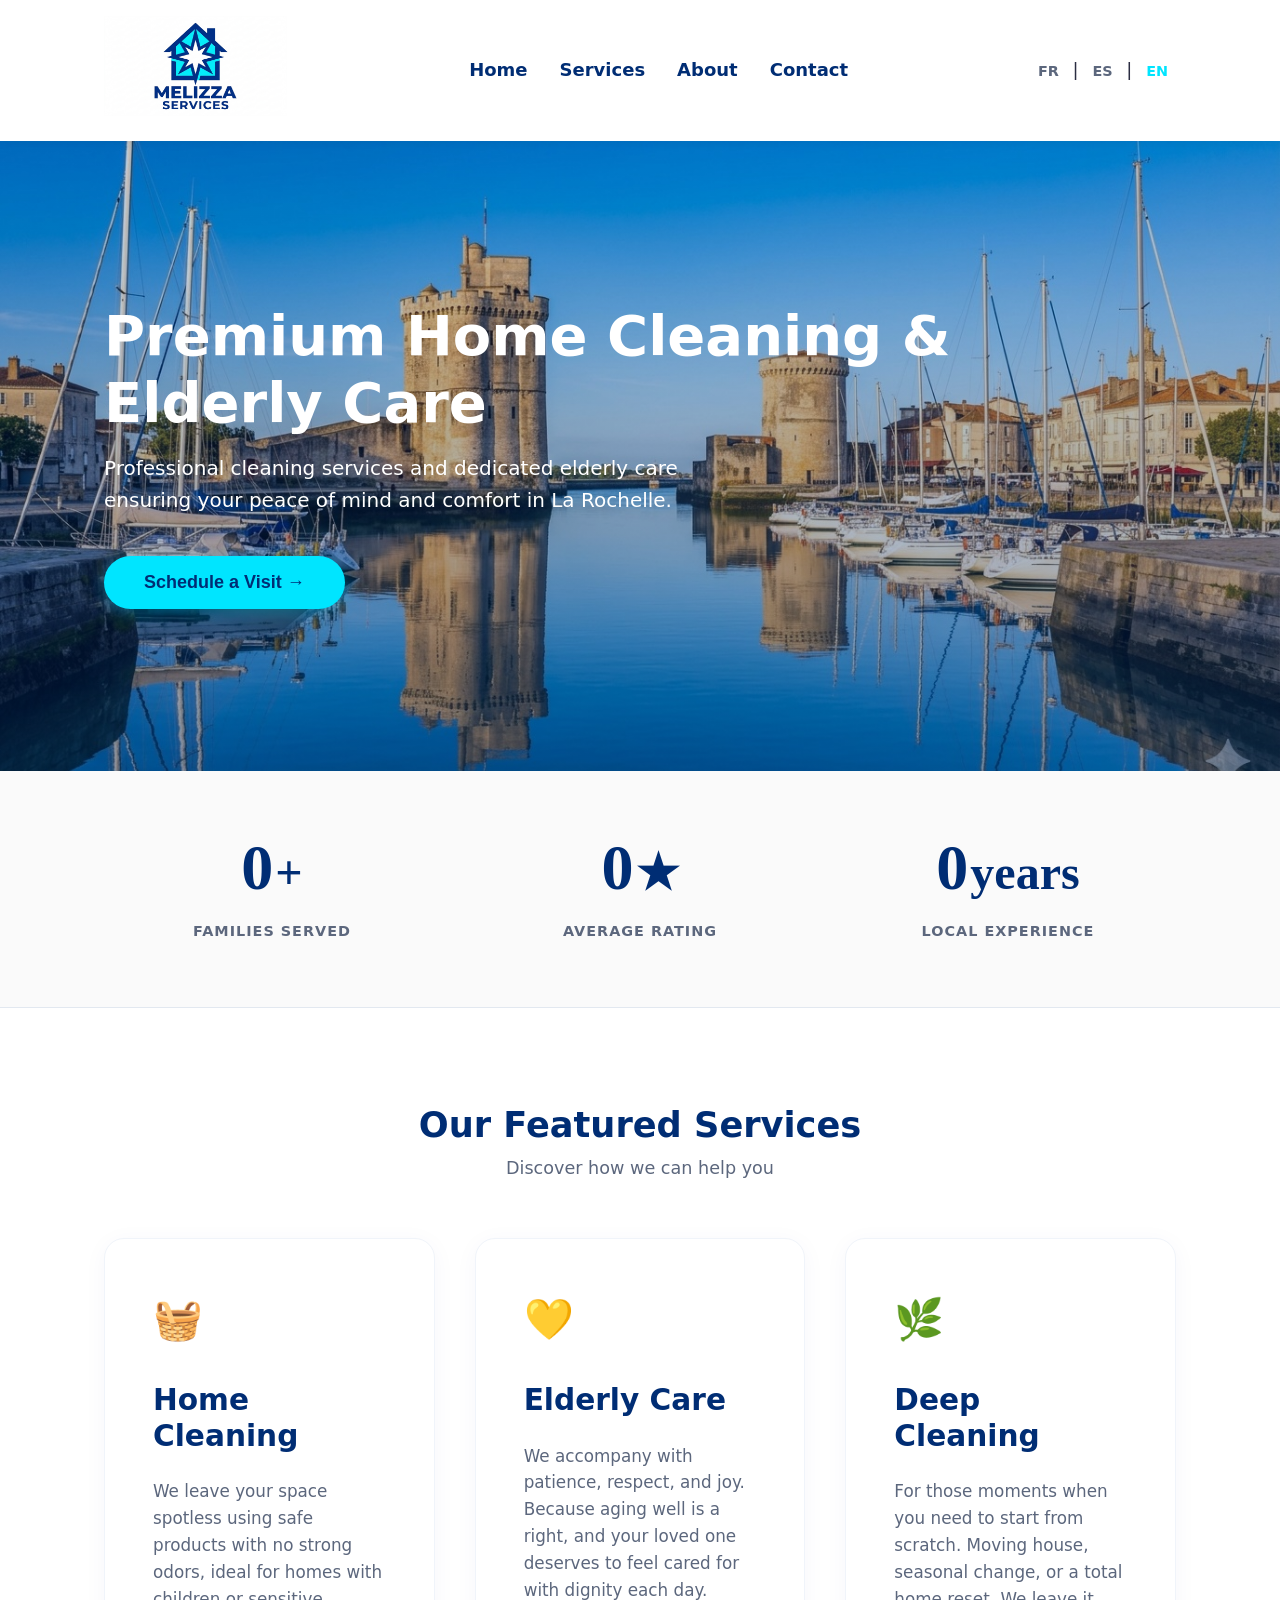
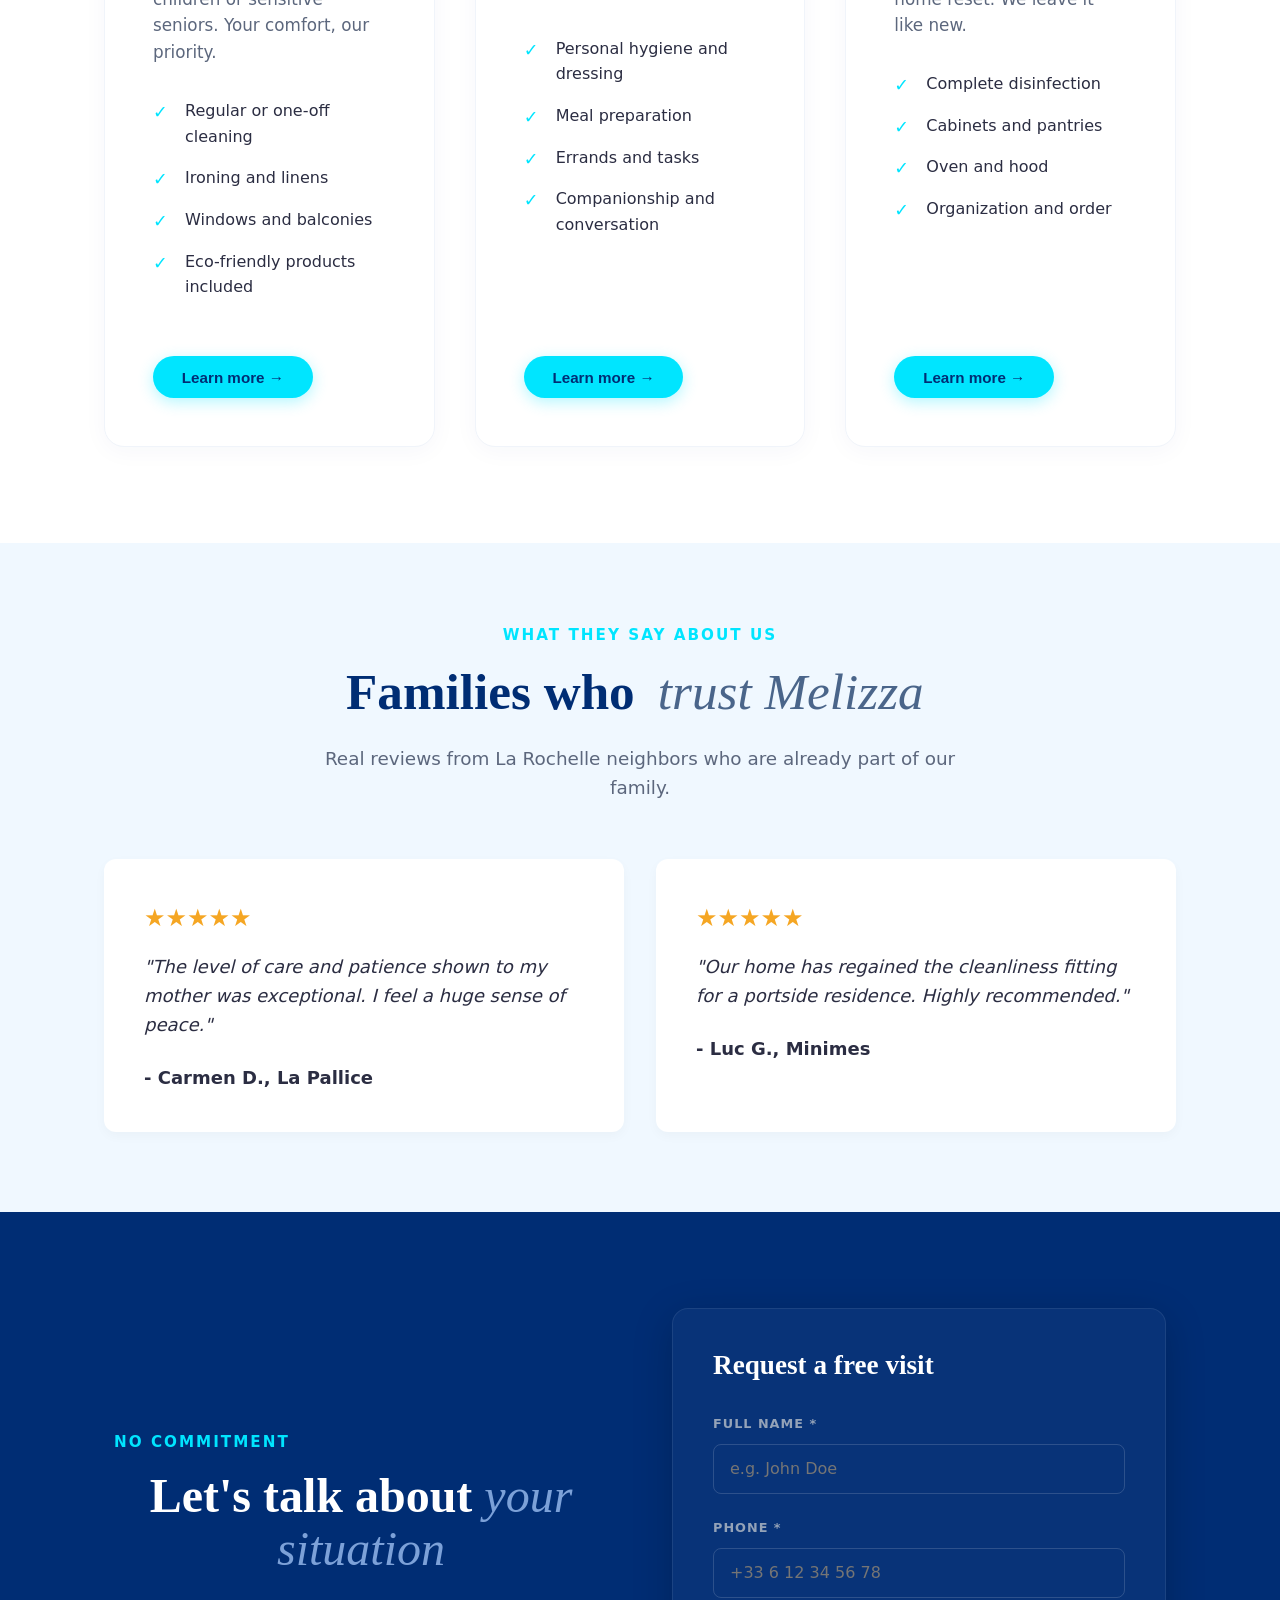
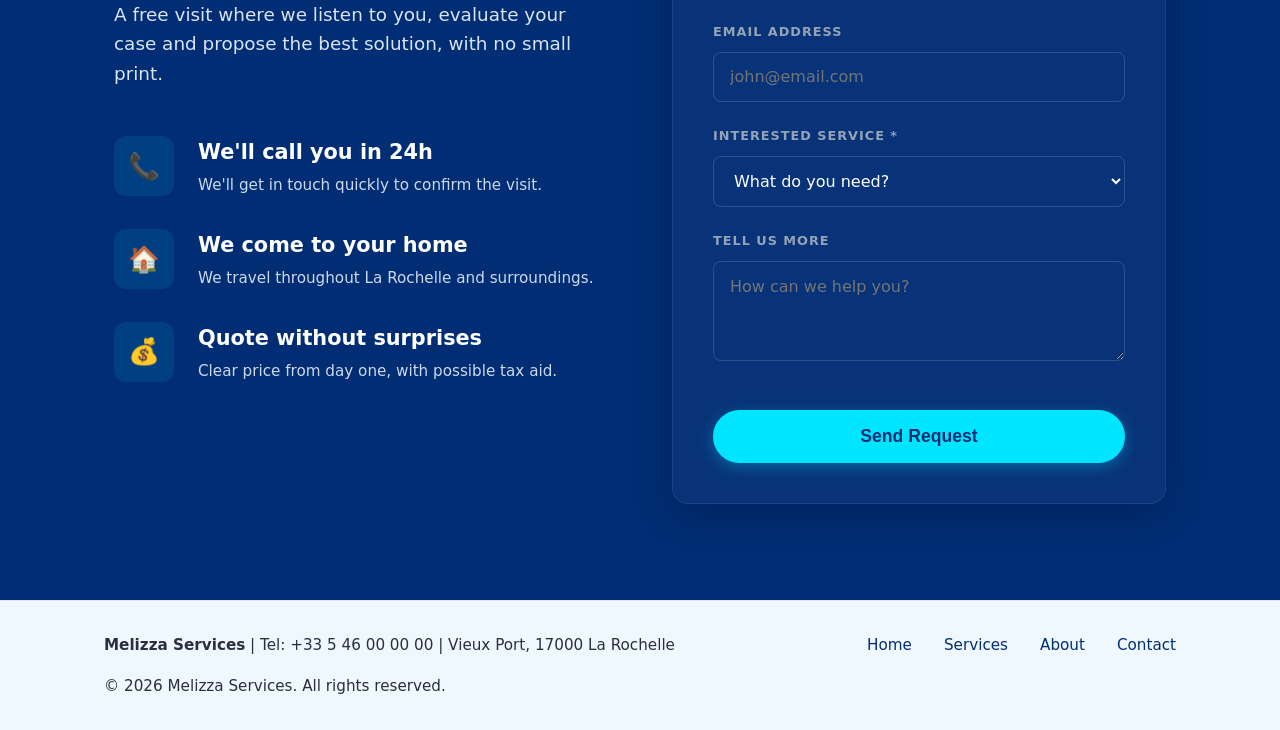
<file: index.html>
<!DOCTYPE html>
<html lang="fr">
<head>
    <meta charset="UTF-8">
    <meta name="viewport" content="width=device-width, initial-scale=1.0">
    <title>Melizza Services | Redirection...</title>
    <meta name="robots" content="noindex, follow">
    <!-- Fallback si Javascript está desactivado -->
    <noscript>
        <meta http-equiv="refresh" content="0; url=index-fr.html">
    </noscript>
    <style>
        body {
            font-family: 'Inter', sans-serif;
            display: flex;
            justify-content: center;
            align-items: center;
            height: 100vh;
            background-color: #f8fafc;
            color: #0f172a;
            margin: 0;
        }
        .spinner {
            border: 4px solid rgba(0, 0, 0, 0.1);
            width: 40px;
            height: 40px;
            border-radius: 50%;
            border-left-color: #00E5FF;
            animation: spin 1s linear infinite;
        }
        @keyframes spin { 0% { transform: rotate(0deg); } 100% { transform: rotate(360deg); } }
    </style>
    <script>
        // Redirección inteligente basada en el idioma del navegador
        window.onload = function() {
            var userLang = navigator.language || navigator.userLanguage;
            if (userLang.startsWith('es')) {
                window.location.replace('index-es.html');
            } else if (userLang.startsWith('en')) {
                window.location.replace('index-en.html');
            } else {
                // Por defecto a Francés porque el negocio está en La Rochelle
                window.location.replace('index-fr.html');
            }
        };
    </script>
</head>
<body>
    <div style="text-align: center;">
        <div class="spinner" style="margin: 0 auto 1rem;"></div>
        <p>Redirigiendo a tu idioma...</p>
        <p style="font-size: 0.8rem; opacity: 0.6;">Si no ocurre nada, <a href="index-fr.html" style="color: #00E5FF;">pulsa aquí</a>.</p>
    </div>
</body>
</html>
</file>
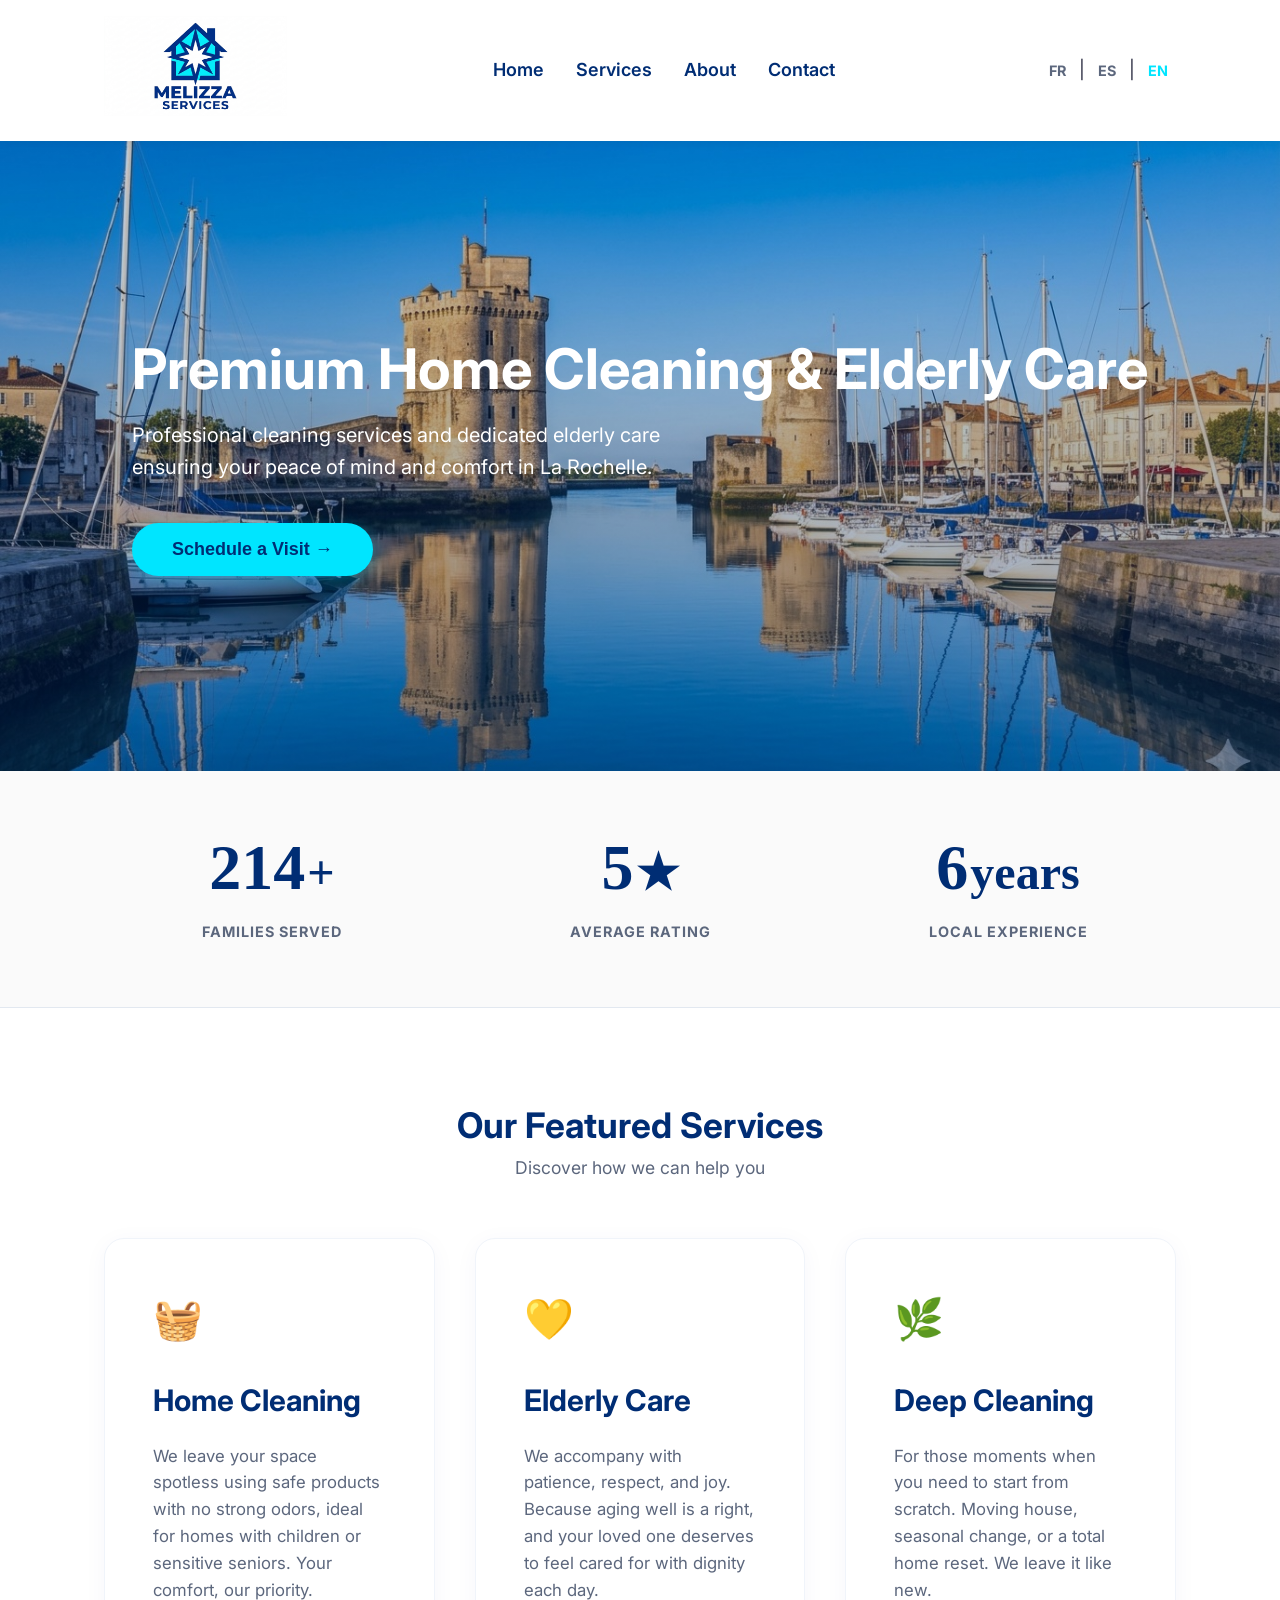
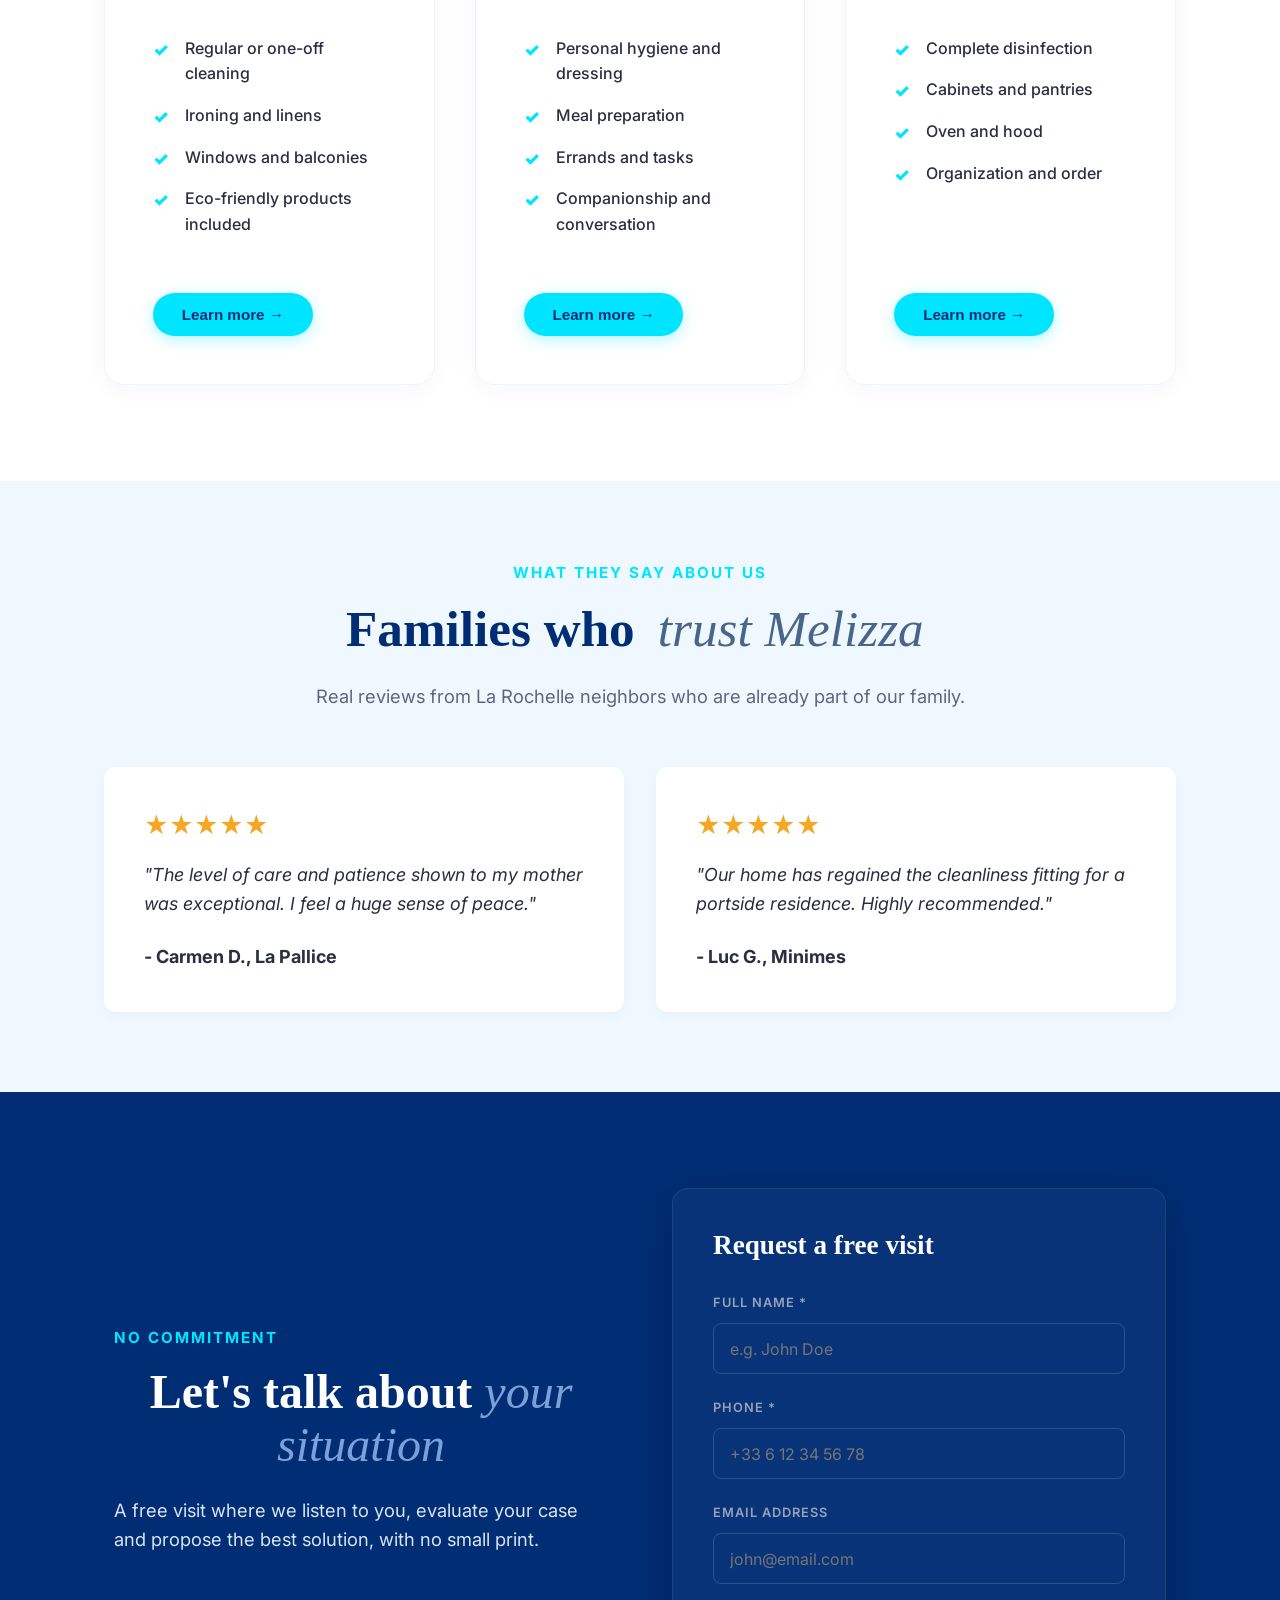
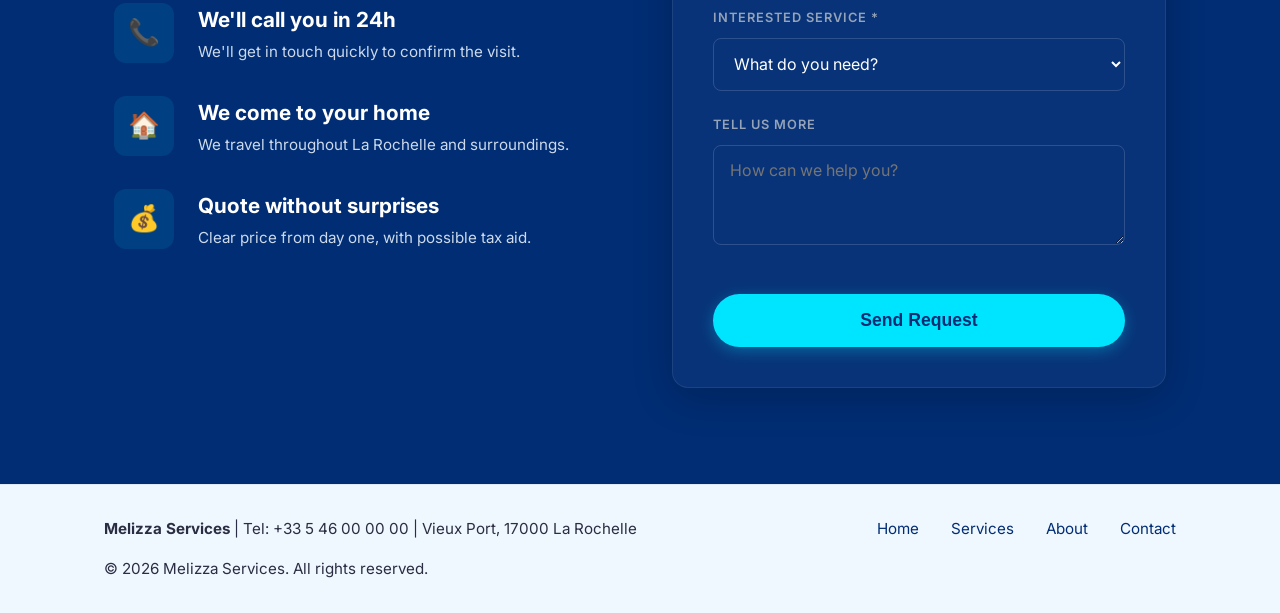
<file: index-en.html>
<!DOCTYPE html>
<html lang="en">
<head>
    <meta charset="UTF-8">
    <meta name="viewport" content="width=device-width, initial-scale=1.0">
    <title>Melizza Services | Elderly Care & Home Cleaning in La Rochelle</title>
    <meta name="description" content="Professional cleaning services and dedicated elderly care in La Rochelle.">
    <link rel="stylesheet" href="styles.css">
    <link href="https://fonts.googleapis.com/css2?family=Inter:wght@400;600;700&display=swap" rel="stylesheet">
</head>
<body>
    <header class="header">
        <div class="container navbar">
            <a href="#" class="logo">
                <img src="logo.png" alt="Melizza Services" class="header-logo">
            </a>
            <nav>
                <ul class="nav-links">
                    <li><a href="#home">Home</a></li>
                    <li><a href="#services">Services</a></li>
                    <li><a href="#reviews">About</a></li>
                    <li><a href="#contact">Contact</a></li>
                </ul>
            </nav>
            <div class="lang-switch">
                <a href="index-fr.html">FR</a> | <a href="index-es.html">ES</a> | <a href="index-en.html" class="active">EN</a>
            </div>
        </div>
    </header>

    <main>
        <section id="home" class="hero">
            <div class="container hero-content">
                <h1>Premium Home Cleaning & Elderly Care</h1>
                <p>Professional cleaning services and dedicated elderly care ensuring your peace of mind and comfort in La Rochelle.</p>
                <button class="btn-primary" onclick="window.location.href='#contact'">Schedule a Visit &rarr;</button>
            </div>
        </section>

        <section class="stats-section">
            <div class="container stats-grid">
                <div class="stat-item">
                    <div class="stat-number-wrapper">
                        <span class="stat-number" data-target="250">0</span><span class="stat-suffix">+</span>
                    </div>
                    <p class="stat-label">FAMILIES SERVED</p>
                </div>
                <div class="stat-item">
                    <div class="stat-number-wrapper">
                        <span class="stat-number" data-target="5">0</span><span class="stat-suffix">★</span>
                    </div>
                    <p class="stat-label">AVERAGE RATING</p>
                </div>
                <div class="stat-item">
                    <div class="stat-number-wrapper">
                        <span class="stat-number" data-target="6">0</span><span class="stat-suffix"> years</span>
                    </div>
                    <p class="stat-label">LOCAL EXPERIENCE</p>
                </div>
            </div>
        </section>

        <section id="services" class="services">
            <div class="container">
                <h2>Our Featured Services</h2>
                <p class="subtitle">Discover how we can help you</p>
                <div class="services-grid">
                    <div class="card-new">
                        <span class="emoji">🧺</span>
                        <h3>Home Cleaning</h3>
                        <p>We leave your space spotless using safe products with no strong odors, ideal for homes with children or sensitive seniors. Your comfort, our priority.</p>
                        <ul class="checklist">
                            <li>Regular or one-off cleaning</li>
                            <li>Ironing and linens</li>
                            <li>Windows and balconies</li>
                            <li>Eco-friendly products included</li>
                        </ul>
                        <button class="btn-primary" onclick="window.location.href='#contact'">Learn more &rarr;</button>
                    </div>
                    
                    <div class="card-new">
                        <span class="emoji">💛</span>
                        <h3>Elderly Care</h3>
                        <p>We accompany with patience, respect, and joy. Because aging well is a right, and your loved one deserves to feel cared for with dignity each day.</p>
                        <ul class="checklist">
                            <li>Personal hygiene and dressing</li>
                            <li>Meal preparation</li>
                            <li>Errands and tasks</li>
                            <li>Companionship and conversation</li>
                        </ul>
                        <button class="btn-primary" onclick="window.location.href='#contact'">Learn more &rarr;</button>
                    </div>

                    <div class="card-new">
                        <span class="emoji">🌿</span>
                        <h3>Deep Cleaning</h3>
                        <p>For those moments when you need to start from scratch. Moving house, seasonal change, or a total home reset. We leave it like new.</p>
                        <ul class="checklist">
                            <li>Complete disinfection</li>
                            <li>Cabinets and pantries</li>
                            <li>Oven and hood</li>
                            <li>Organization and order</li>
                        </ul>
                        <button class="btn-primary" onclick="window.location.href='#contact'">Learn more &rarr;</button>
                    </div>
                </div>
            </div>
        </section>


        <section id="reviews" class="reviews bg-ice">
            <div class="container text-center">
                <div class="section-header">
                    <p class="section-subtitle-cyan">WHAT THEY SAY ABOUT US</p>
                    <h2 class="section-title-serif">Families who <em>trust Melizza</em></h2>
                    <p class="section-desc-light">Real reviews from La Rochelle neighbors who are already part of our family.</p>
                </div>
                <div class="reviews-grid">
                    <div class="review-card">
                        <div class="stars">&#9733;&#9733;&#9733;&#9733;&#9733;</div>
                        <p>"The level of care and patience shown to my mother was exceptional. I feel a huge sense of peace."</p>
                        <strong>- Carmen D., La Pallice</strong>
                    </div>
                    <div class="review-card">
                        <div class="stars">&#9733;&#9733;&#9733;&#9733;&#9733;</div>
                        <p>"Our home has regained the cleanliness fitting for a portside residence. Highly recommended."</p>
                        <strong>- Luc G., Minimes</strong>
                    </div>
                </div>
            </div>
        </section>
    </main>

        <section id="contact" class="contact-split-section">
            <div class="contact-split-container">
                
                <!-- Izquierda: Textos y Listas -->
                <div class="split-left">
                    <p class="commitment-subtitle">NO COMMITMENT</p>
                    <h2 class="commitment-title">Let's talk about <em>your situation</em></h2>
                    <p class="commitment-description">A free visit where we listen to you, evaluate your case and propose the best solution, with no small print.</p>
                    
                    <div class="commitment-list">
                        <div class="commitment-item">
                            <div class="commitment-icon-box">📞</div>
                            <div class="commitment-item-text">
                                <h4>We'll call you in 24h</h4>
                                <p>We'll get in touch quickly to confirm the visit.</p>
                            </div>
                        </div>
                        <div class="commitment-item">
                            <div class="commitment-icon-box">🏠</div>
                            <div class="commitment-item-text">
                                <h4>We come to your home</h4>
                                <p>We travel throughout La Rochelle and surroundings.</p>
                            </div>
                        </div>
                        <div class="commitment-item">
                            <div class="commitment-icon-box">💰</div>
                            <div class="commitment-item-text">
                                <h4>Quote without surprises</h4>
                                <p>Clear price from day one, with possible tax aid.</p>
                            </div>
                        </div>
                    </div>
                </div>

                <!-- Derecha: Formulario -->
                <div class="dark-form-box">
                    <h3>Request a free visit</h3>
                    <form onsubmit="submitBooking(event)">
                        <div class="form-group">
                            <label for="contactName">Full Name *</label>
                            <input type="text" id="contactName" required placeholder="e.g. John Doe">
                        </div>
                        <div class="form-group">
                            <label for="contactPhone">Phone *</label>
                            <input type="tel" id="contactPhone" required placeholder="+33 6 12 34 56 78">
                        </div>
                        <div class="form-group">
                            <label for="contactEmail">Email Address</label>
                            <input type="email" id="contactEmail" required placeholder="john@email.com">
                        </div>
                        <div class="form-group">
                            <label for="contactService">Interested Service *</label>
                            <select id="contactService" required>
                                <option value="" disabled selected>What do you need?</option>
                                <option value="limpieza">Home Cleaning</option>
                                <option value="cuidado">Elderly Care</option>
                                <option value="profunda">Deep Cleaning</option>
                            </select>
                        </div>
                        <div class="form-group">
                            <label for="contactMessage">Tell us more</label>
                            <textarea id="contactMessage" placeholder="How can we help you?"></textarea>
                        </div>
                        <button type="submit" class="btn-primary">Send Request</button>
                    </form>
                </div>
                
            </div>
        </section>

    <footer class="footer">
        <div class="container footer-content">
            <div class="footer-brand">
                <strong>Melizza Services</strong> | Tel: +33 5 46 00 00 00 | Vieux Port, 17000 La Rochelle
            </div>
            <div class="footer-links">
                <a href="#home">Home</a>
                <a href="#services">Services</a>
                <a href="#reviews">About</a>
                <a href="#contact">Contact</a>
            </div>
            <div class="footer-copy">
                &copy; 2026 Melizza Services. All rights reserved.
            </div>
        </div>
    </footer>

    <div id="bookingModal" class="modal">
        <div class="modal-content">
            <span class="close" onclick="closeModal()">&times;</span>
            <h2 style="margin-bottom: 1.5rem;">Book Your Visit</h2>
            <form onsubmit="submitBooking(event)">
                <div class="form-group">
                    <label>Full Name</label> <input type="text" id="modalName" required placeholder="Enter your name">
                </div>
                <div class="form-group">
                    <label>Phone Number</label> <input type="tel" id="modalPhone" required placeholder="+33 ...">
                </div>
                <div class="form-group">
                    <label>Email Address</label> <input type="email" id="modalEmail" required placeholder="your@email.com">
                </div>
                <div class="form-group">
                    <label>Service Area</label>
                    <select id="modalService" required><option value="limpieza">Home Cleaning</option><option value="cuidado">Elderly Care</option></select>
                </div>
                <div class="form-group">
                    <label>Message (Optional)</label>
                    <textarea id="modalMessage" placeholder="How can we help you?"></textarea>
                </div>
                <button type="submit" class="btn-primary w-100">Confirm Booking</button>
            </form>
        </div>
    </div>
    <script src="script.js"></script>
</body>
</html>
</file>
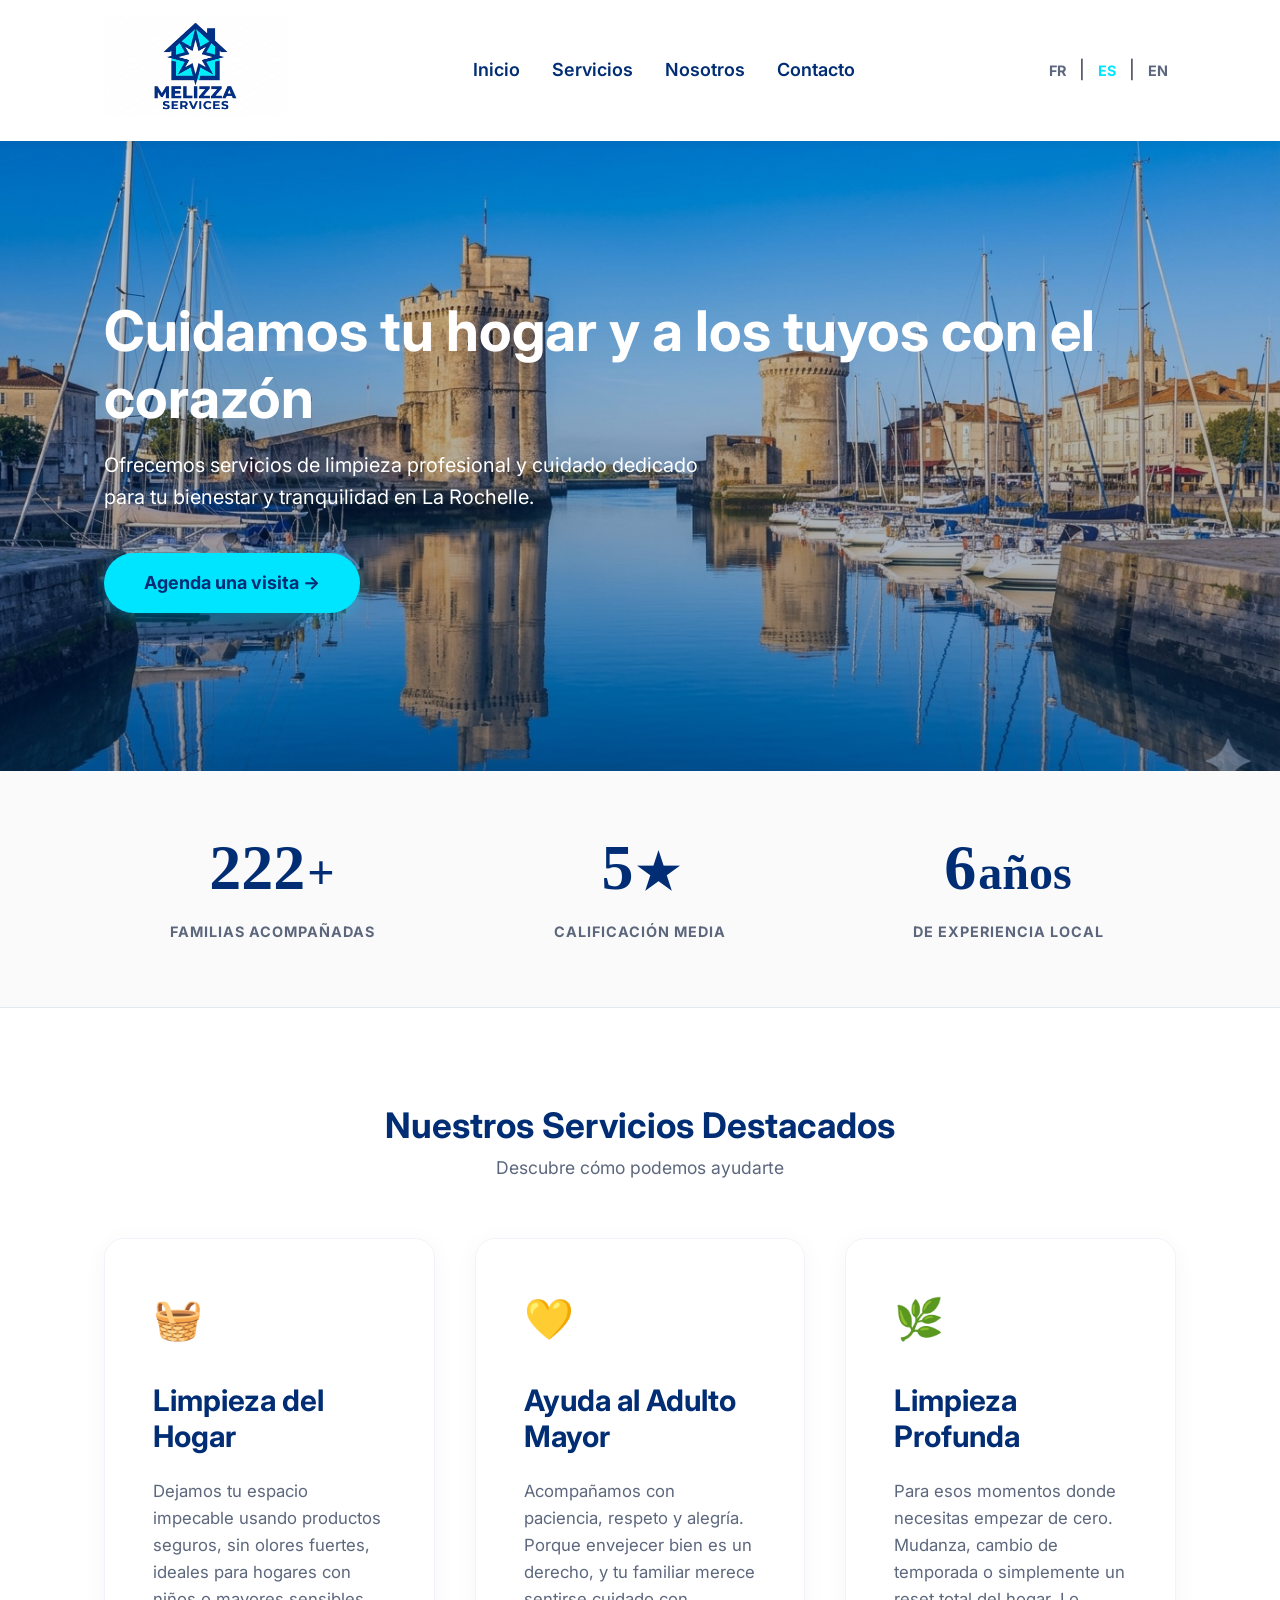
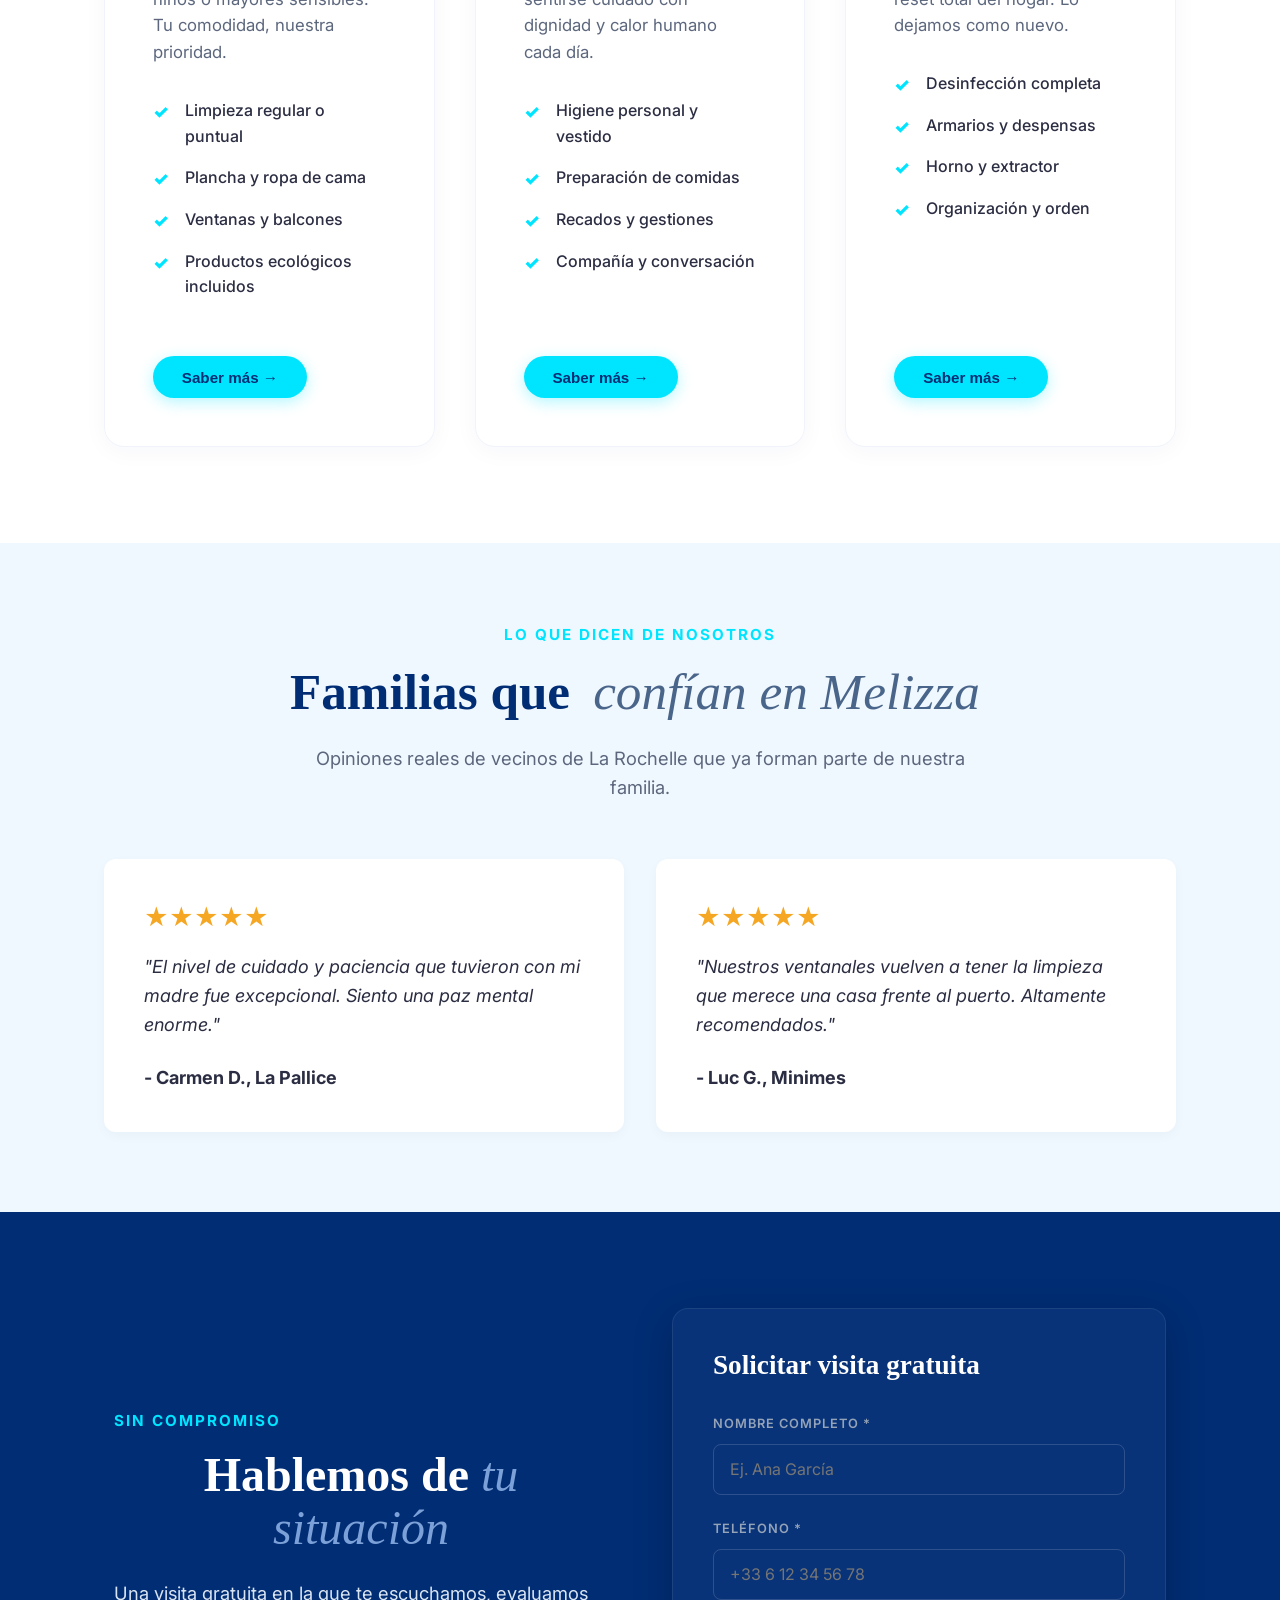
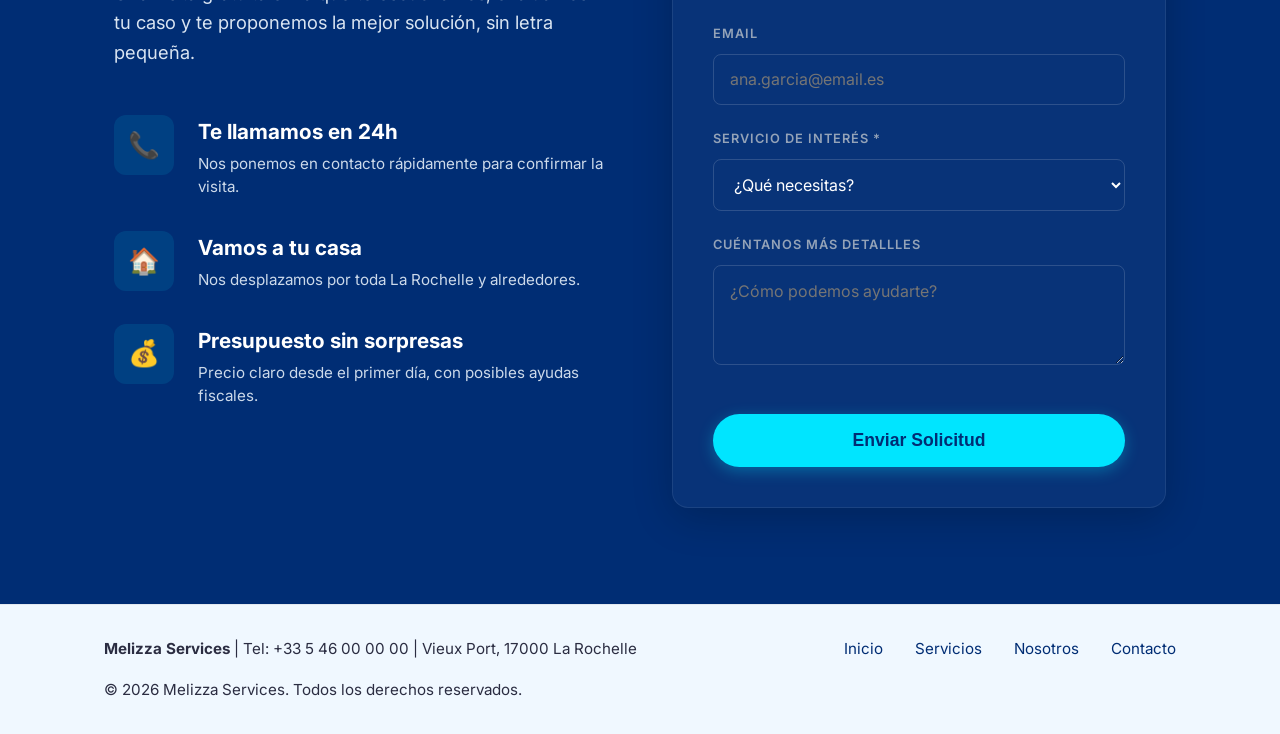
<file: index-es.html>
<!DOCTYPE html>
<html lang="es">
<head>
    <meta charset="UTF-8">
    <meta name="viewport" content="width=device-width, initial-scale=1.0">
    <title>Melizza Services | Cuidado de Mayores y Limpieza en La Rochelle</title>
    <meta name="description" content="Servicios de limpieza profesional y cuidado dedicado al adulto mayor en La Rochelle.">
    <link rel="stylesheet" href="styles.css">
    <link href="https://fonts.googleapis.com/css2?family=Inter:wght@400;600;700&display=swap" rel="stylesheet">
</head>
<body>
    <header class="header">
        <div class="container navbar">
            <a href="#" class="logo">
                <img src="logo.png" alt="Melizza Services" class="header-logo">
            </a>
            <nav>
                <ul class="nav-links">
                    <li><a href="#inicio">Inicio</a></li>
                    <li><a href="#servicios">Servicios</a></li>
                    <li><a href="#opiniones">Nosotros</a></li>
                    <li><a href="#contacto">Contacto</a></li>
                </ul>
            </nav>
            <div class="lang-switch">
                <a href="index-fr.html">FR</a> | <a href="index-es.html" class="active">ES</a> | <a href="index-en.html">EN</a>
            </div>
        </div>
    </header>

    <main>
        <section id="inicio" class="hero">
            <div class="container hero-content">
                <h1>Cuidamos tu hogar y a los tuyos con el corazón</h1>
                <p>Ofrecemos servicios de limpieza profesional y cuidado dedicado para tu bienestar y tranquilidad en La Rochelle.</p>
                <a href="#contacto" class="btn-primary" style="text-decoration: none; display: inline-block;">Agenda una visita &rarr;</a>
            </div>
        </section>

        <section class="stats-section">
            <div class="container stats-grid">
                <div class="stat-item">
                    <div class="stat-number-wrapper">
                        <span class="stat-number" data-target="250">0</span><span class="stat-suffix">+</span>
                    </div>
                    <p class="stat-label">FAMILIAS ACOMPAÑADAS</p>
                </div>
                <div class="stat-item">
                    <div class="stat-number-wrapper">
                        <span class="stat-number" data-target="5">0</span><span class="stat-suffix">★</span>
                    </div>
                    <p class="stat-label">CALIFICACIÓN MEDIA</p>
                </div>
                <div class="stat-item">
                    <div class="stat-number-wrapper">
                        <span class="stat-number" data-target="6">0</span><span class="stat-suffix"> años</span>
                    </div>
                    <p class="stat-label">DE EXPERIENCIA LOCAL</p>
                </div>
            </div>
        </section>

        <section id="servicios" class="services">
            <div class="container">
                <h2>Nuestros Servicios Destacados</h2>
                <p class="subtitle">Descubre cómo podemos ayudarte</p>
                
                <div class="services-grid">
                    <div class="card-new">
                        <span class="emoji">🧺</span>
                        <h3>Limpieza del Hogar</h3>
                        <p>Dejamos tu espacio impecable usando productos seguros, sin olores fuertes, ideales para hogares con niños o mayores sensibles. Tu comodidad, nuestra prioridad.</p>
                        <ul class="checklist">
                            <li>Limpieza regular o puntual</li>
                            <li>Plancha y ropa de cama</li>
                            <li>Ventanas y balcones</li>
                            <li>Productos ecológicos incluidos</li>
                        </ul>
                        <button class="btn-primary" onclick="window.location.href='#contacto'">Saber más &rarr;</button>
                    </div>
                    
                    <div class="card-new">
                        <span class="emoji">💛</span>
                        <h3>Ayuda al Adulto Mayor</h3>
                        <p>Acompañamos con paciencia, respeto y alegría. Porque envejecer bien es un derecho, y tu familiar merece sentirse cuidado con dignidad y calor humano cada día.</p>
                        <ul class="checklist">
                            <li>Higiene personal y vestido</li>
                            <li>Preparación de comidas</li>
                            <li>Recados y gestiones</li>
                            <li>Compañía y conversación</li>
                        </ul>
                        <button class="btn-primary" onclick="window.location.href='#contacto'">Saber más &rarr;</button>
                    </div>

                    <div class="card-new">
                        <span class="emoji">🌿</span>
                        <h3>Limpieza Profunda</h3>
                        <p>Para esos momentos donde necesitas empezar de cero. Mudanza, cambio de temporada o simplemente un reset total del hogar. Lo dejamos como nuevo.</p>
                        <ul class="checklist">
                            <li>Desinfección completa</li>
                            <li>Armarios y despensas</li>
                            <li>Horno y extractor</li>
                            <li>Organización y orden</li>
                        </ul>
                        <button class="btn-primary" onclick="window.location.href='#contacto'">Saber más &rarr;</button>
                    </div>
                </div>
            </div>
        </section>



        <section id="opiniones" class="reviews bg-ice">
            <div class="container text-center">
                <div class="section-header">
                    <p class="section-subtitle-cyan">LO QUE DICEN DE NOSOTROS</p>
                    <h2 class="section-title-serif">Familias que <em>confían en Melizza</em></h2>
                    <p class="section-desc-light">Opiniones reales de vecinos de La Rochelle que ya forman parte de nuestra familia.</p>
                </div>
                <div class="reviews-grid">
                    <div class="review-card">
                        <div class="stars">&#9733;&#9733;&#9733;&#9733;&#9733;</div>
                        <p>"El nivel de cuidado y paciencia que tuvieron con mi madre fue excepcional. Siento una paz mental enorme."</p>
                        <strong>- Carmen D., La Pallice</strong>
                    </div>
                    <div class="review-card">
                        <div class="stars">&#9733;&#9733;&#9733;&#9733;&#9733;</div>
                        <p>"Nuestros ventanales vuelven a tener la limpieza que merece una casa frente al puerto. Altamente recomendados."</p>
                        <strong>- Luc G., Minimes</strong>
                    </div>
                </div>
            </div>
        </section>
    </main>

        <section id="contacto" class="contact-split-section">
            <div class="contact-split-container">
                
                <!-- Izquierda: Textos y Listas -->
                <div class="split-left">
                    <p class="commitment-subtitle">SIN COMPROMISO</p>
                    <h2 class="commitment-title">Hablemos de <em>tu situación</em></h2>
                    <p class="commitment-description">Una visita gratuita en la que te escuchamos, evaluamos tu caso y te proponemos la mejor solución, sin letra pequeña.</p>
                    
                    <div class="commitment-list">
                        <div class="commitment-item">
                            <div class="commitment-icon-box">📞</div>
                            <div class="commitment-item-text">
                                <h4>Te llamamos en 24h</h4>
                                <p>Nos ponemos en contacto rápidamente para confirmar la visita.</p>
                            </div>
                        </div>
                        <div class="commitment-item">
                            <div class="commitment-icon-box">🏠</div>
                            <div class="commitment-item-text">
                                <h4>Vamos a tu casa</h4>
                                <p>Nos desplazamos por toda La Rochelle y alrededores.</p>
                            </div>
                        </div>
                        <div class="commitment-item">
                            <div class="commitment-icon-box">💰</div>
                            <div class="commitment-item-text">
                                <h4>Presupuesto sin sorpresas</h4>
                                <p>Precio claro desde el primer día, con posibles ayudas fiscales.</p>
                            </div>
                        </div>
                    </div>
                </div>

                <!-- Derecha: Formulario -->
                <div class="dark-form-box">
                    <h3>Solicitar visita gratuita</h3>
                    <form onsubmit="submitBooking(event)">
                        <div class="form-group">
                            <label for="contactName">Nombre Completo *</label>
                            <input type="text" id="contactName" required placeholder="Ej. Ana García">
                        </div>
                        <div class="form-group">
                            <label for="contactPhone">Teléfono *</label>
                            <input type="tel" id="contactPhone" required placeholder="+33 6 12 34 56 78">
                        </div>
                        <div class="form-group">
                            <label for="contactEmail">Email</label>
                            <input type="email" id="contactEmail" required placeholder="ana.garcia@email.es">
                        </div>
                        <div class="form-group">
                            <label for="contactService">Servicio de interés *</label>
                            <select id="contactService" required>
                                <option value="" disabled selected>¿Qué necesitas?</option>
                                <option value="limpieza">Limpieza del Hogar</option>
                                <option value="cuidado">Ayuda al Adulto Mayor</option>
                                <option value="profunda">Limpieza Profunda</option>
                            </select>
                        </div>
                        <div class="form-group">
                            <label for="contactMessage">Cuéntanos más detallles</label>
                            <textarea id="contactMessage" placeholder="¿Cómo podemos ayudarte?"></textarea>
                        </div>
                        <button type="submit" class="btn-primary">Enviar Solicitud</button>
                    </form>
                </div>
                
            </div>
        </section>

    <footer class="footer">
        <div class="container footer-content">
            <div class="footer-brand">
                <strong>Melizza Services</strong> | Tel: +33 5 46 00 00 00 | Vieux Port, 17000 La Rochelle
            </div>
            <div class="footer-links">
                <a href="#inicio">Inicio</a>
                <a href="#servicios">Servicios</a>
                <a href="#opiniones">Nosotros</a>
                <a href="#contacto">Contacto</a>
            </div>
            <div class="footer-copy">
                &copy; 2026 Melizza Services. Todos los derechos reservados.
            </div>
        </div>
    </footer>

    <div id="bookingModal" class="modal">
        <div class="modal-content">
            <span class="close" onclick="closeModal()">&times;</span>
            <h2 style="margin-bottom: 1.5rem;">Reserva una Visita</h2>
            <form onsubmit="submitBooking(event)">
                <div class="form-group">
                    <label for="modalName">Nombre de Contacto</label>
                    <input type="text" id="modalName" required placeholder="Tu nombre">
                </div>
                <div class="form-group">
                    <label for="modalPhone">Teléfono de Contacto</label>
                    <input type="tel" id="modalPhone" required placeholder="+33 ...">
                </div>
                <div class="form-group">
                    <label for="modalEmail">Correo Electrónico</label>
                    <input type="email" id="modalEmail" required placeholder="tu@email.com">
                </div>
                <div class="form-group">
                    <label for="modalService">Tipo de Servicio</label>
                    <select id="modalService" required>
                        <option value="" disabled selected>Selecciona un servicio...</option>
                        <option value="limpieza">Limpieza del Hogar</option>
                        <option value="cuidado">Ayuda al Adulto Mayor</option>
                    </select>
                </div>
                <div class="form-group">
                    <label for="modalMessage">Mensaje (Opcional)</label>
                    <textarea id="modalMessage" placeholder="¿En qué podemos ayudarte?"></textarea>
                </div>
                <button type="submit" class="btn-primary w-100">Confirmar Solicitud</button>
            </form>
        </div>
    </div>
    <script src="script.js"></script>
</body>
</html>
</file>
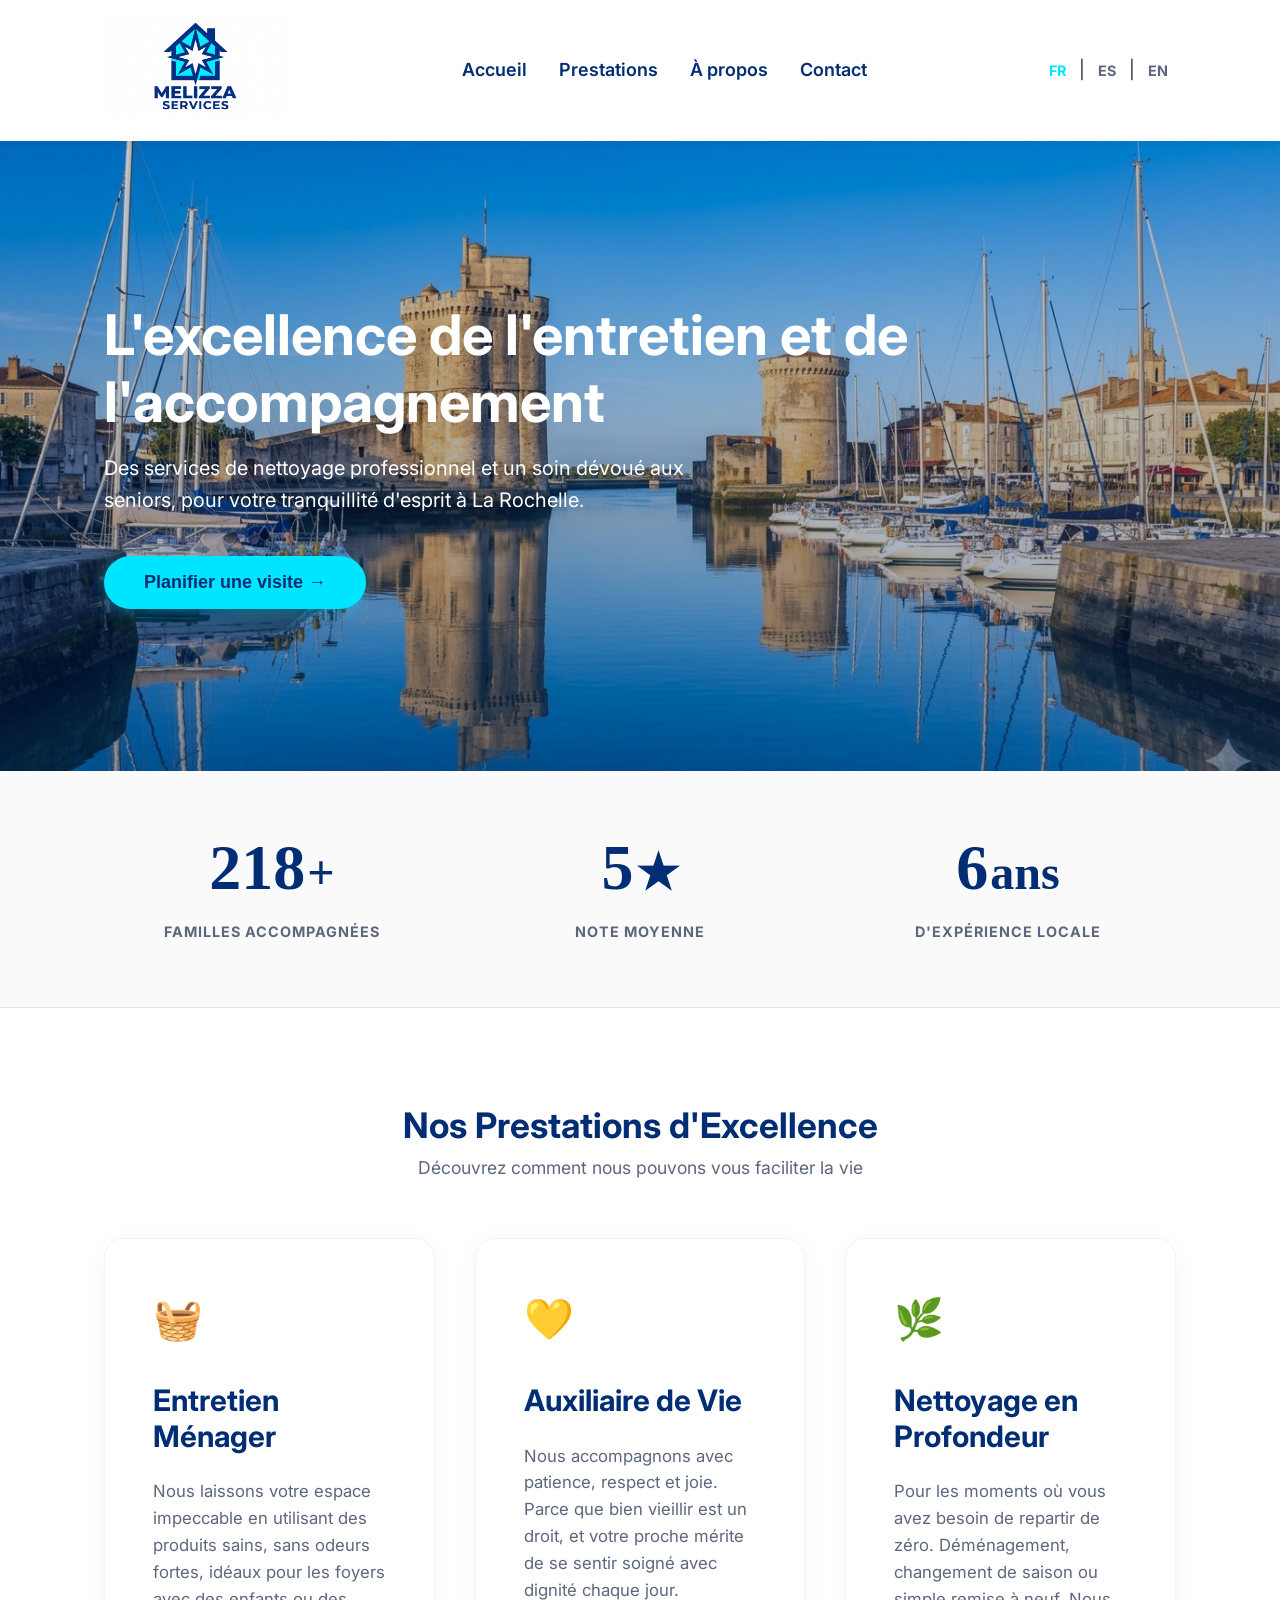
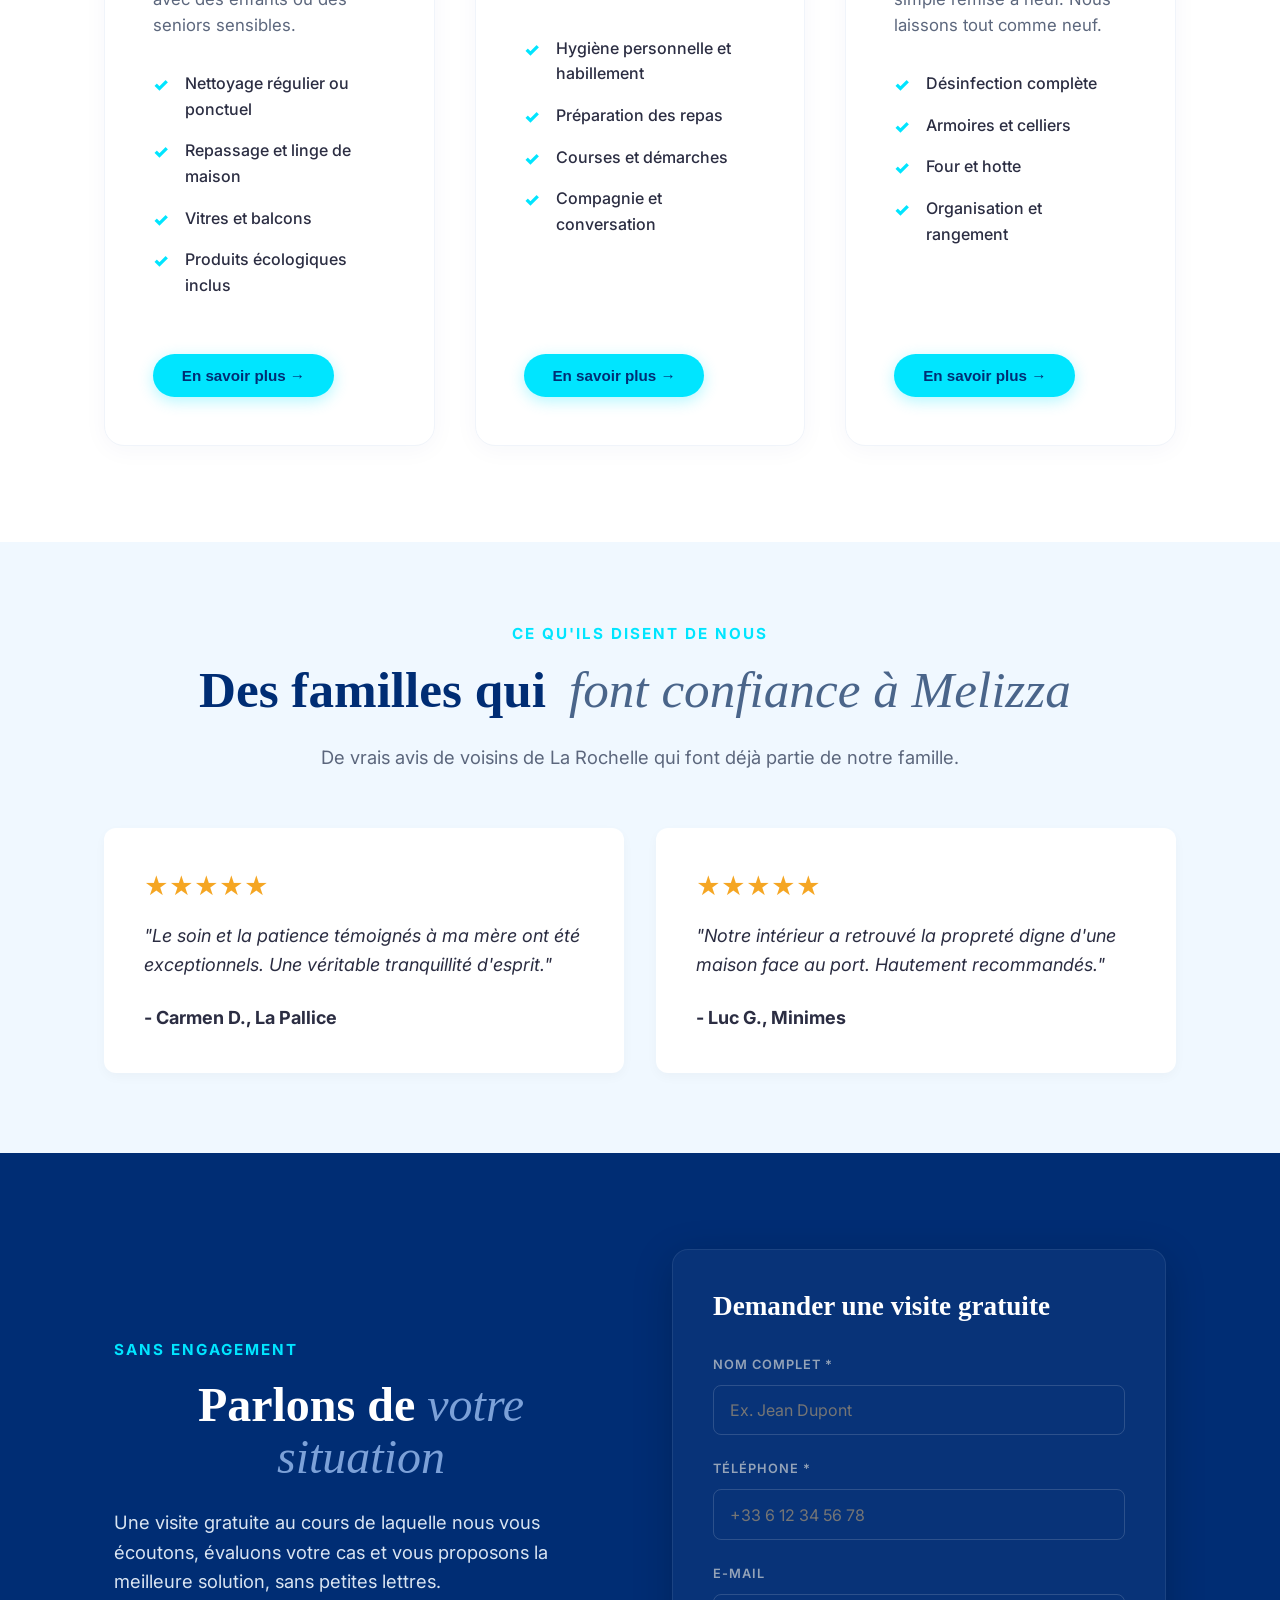
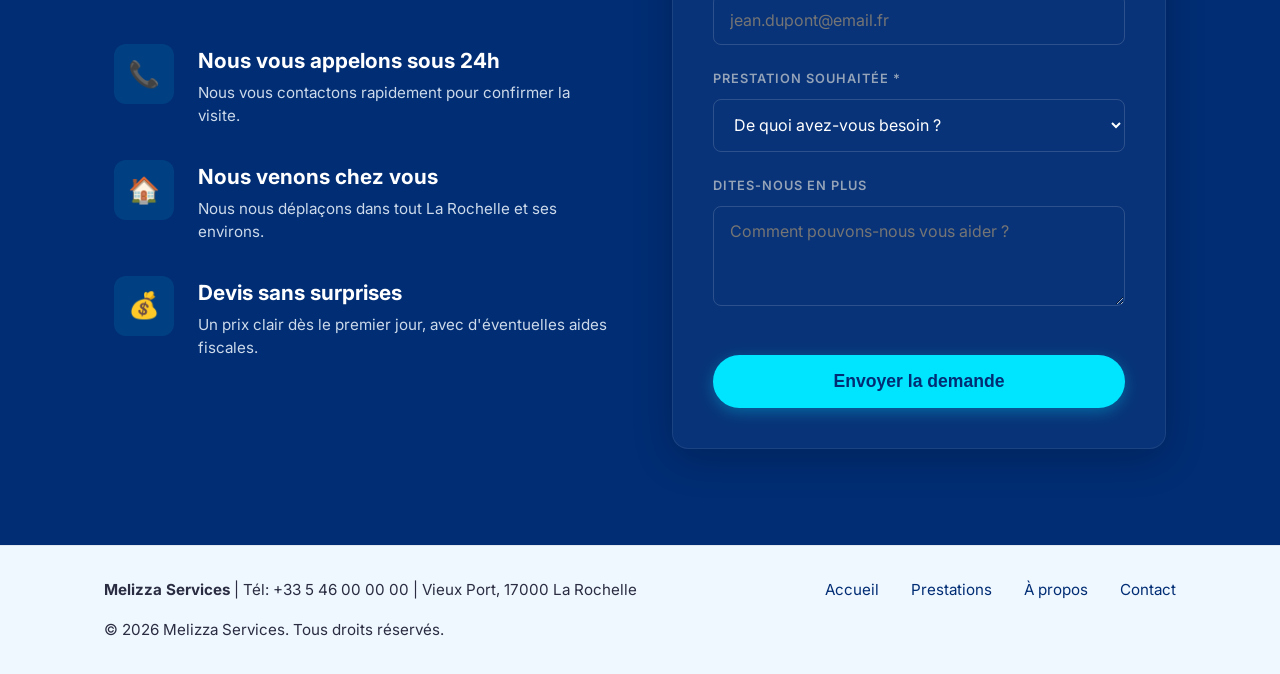
<file: index-fr.html>
<!DOCTYPE html>
<html lang="fr">
<head>
    <meta charset="UTF-8">
    <meta name="viewport" content="width=device-width, initial-scale=1.0">
    <title>Melizza Services | Auxiliaire de Vie et Entretien à La Rochelle</title>
    <meta name="description" content="Services de nettoyage professionnel et soin dévoué aux seniors à La Rochelle.">
    <link rel="stylesheet" href="styles.css">
    <link href="https://fonts.googleapis.com/css2?family=Inter:wght@400;600;700&display=swap" rel="stylesheet">
</head>
<body>
    <header class="header">
        <div class="container navbar">
            <a href="#" class="logo">
                <img src="logo.png" alt="Melizza Services" class="header-logo">
            </a>
            <nav>
                <ul class="nav-links">
                    <li><a href="#accueil">Accueil</a></li>
                    <li><a href="#services">Prestations</a></li>
                    <li><a href="#avis">À propos</a></li>
                    <li><a href="#contact">Contact</a></li>
                </ul>
            </nav>
            <div class="lang-switch">
                <a href="index-fr.html" class="active">FR</a> | <a href="index-es.html">ES</a> | <a href="index-en.html">EN</a>
            </div>
        </div>
    </header>

    <main>
        <section id="accueil" class="hero">
            <div class="container hero-content">
                <h1>L'excellence de l'entretien et de l'accompagnement</h1>
                <p>Des services de nettoyage professionnel et un soin dévoué aux seniors, pour votre tranquillité d'esprit à La Rochelle.</p>
                <button class="btn-primary" onclick="window.location.href='#contact'">Planifier une visite &rarr;</button>
            </div>
        </section>

        <section class="stats-section">
            <div class="container stats-grid">
                <div class="stat-item">
                    <div class="stat-number-wrapper">
                        <span class="stat-number" data-target="250">0</span><span class="stat-suffix">+</span>
                    </div>
                    <p class="stat-label">FAMILLES ACCOMPAGNÉES</p>
                </div>
                <div class="stat-item">
                    <div class="stat-number-wrapper">
                        <span class="stat-number" data-target="5">0</span><span class="stat-suffix">★</span>
                    </div>
                    <p class="stat-label">NOTE MOYENNE</p>
                </div>
                <div class="stat-item">
                    <div class="stat-number-wrapper">
                        <span class="stat-number" data-target="6">0</span><span class="stat-suffix"> ans</span>
                    </div>
                    <p class="stat-label">D'EXPÉRIENCE LOCALE</p>
                </div>
            </div>
        </section>

        <section id="services" class="services">
            <div class="container">
                <h2>Nos Prestations d'Excellence</h2>
                <p class="subtitle">Découvrez comment nous pouvons vous faciliter la vie</p>
                <div class="services-grid">
                    <div class="card-new">
                        <span class="emoji">🧺</span>
                        <h3>Entretien Ménager</h3>
                        <p>Nous laissons votre espace impeccable en utilisant des produits sains, sans odeurs fortes, idéaux pour les foyers avec des enfants ou des seniors sensibles.</p>
                        <ul class="checklist">
                            <li>Nettoyage régulier ou ponctuel</li>
                            <li>Repassage et linge de maison</li>
                            <li>Vitres et balcons</li>
                            <li>Produits écologiques inclus</li>
                        </ul>
                        <button class="btn-primary" onclick="window.location.href='#contact'">En savoir plus &rarr;</button>
                    </div>
                    
                    <div class="card-new">
                        <span class="emoji">💛</span>
                        <h3>Auxiliaire de Vie</h3>
                        <p>Nous accompagnons avec patience, respect et joie. Parce que bien vieillir est un droit, et votre proche mérite de se sentir soigné avec dignité chaque jour.</p>
                        <ul class="checklist">
                            <li>Hygiène personnelle et habillement</li>
                            <li>Préparation des repas</li>
                            <li>Courses et démarches</li>
                            <li>Compagnie et conversation</li>
                        </ul>
                        <button class="btn-primary" onclick="window.location.href='#contact'">En savoir plus &rarr;</button>
                    </div>

                    <div class="card-new">
                        <span class="emoji">🌿</span>
                        <h3>Nettoyage en Profondeur</h3>
                        <p>Pour les moments où vous avez besoin de repartir de zéro. Déménagement, changement de saison ou simple remise à neuf. Nous laissons tout comme neuf.</p>
                        <ul class="checklist">
                            <li>Désinfection complète</li>
                            <li>Armoires et celliers</li>
                            <li>Four et hotte</li>
                            <li>Organisation et rangement</li>
                        </ul>
                        <button class="btn-primary" onclick="window.location.href='#contact'">En savoir plus &rarr;</button>
                    </div>
                </div>
            </div>
        </section>


        <section id="avis" class="reviews bg-ice">
            <div class="container text-center">
                <div class="section-header">
                    <p class="section-subtitle-cyan">CE QU'ILS DISENT DE NOUS</p>
                    <h2 class="section-title-serif">Des familles qui <em>font confiance à Melizza</em></h2>
                    <p class="section-desc-light">De vrais avis de voisins de La Rochelle qui font déjà partie de notre famille.</p>
                </div>
                <div class="reviews-grid">
                    <div class="review-card">
                        <div class="stars">&#9733;&#9733;&#9733;&#9733;&#9733;</div>
                        <p>"Le soin et la patience témoignés à ma mère ont été exceptionnels. Une véritable tranquillité d'esprit."</p>
                        <strong>- Carmen D., La Pallice</strong>
                    </div>
                    <div class="review-card">
                        <div class="stars">&#9733;&#9733;&#9733;&#9733;&#9733;</div>
                        <p>"Notre intérieur a retrouvé la propreté digne d'une maison face au port. Hautement recommandés."</p>
                        <strong>- Luc G., Minimes</strong>
                    </div>
                </div>
            </div>
        </section>
    </main>

        <section id="contact" class="contact-split-section">
            <div class="contact-split-container">
                
                <!-- Izquierda: Textos y Listas -->
                <div class="split-left">
                    <p class="commitment-subtitle">SANS ENGAGEMENT</p>
                    <h2 class="commitment-title">Parlons de <em>votre situation</em></h2>
                    <p class="commitment-description">Une visite gratuite au cours de laquelle nous vous écoutons, évaluons votre cas et vous proposons la meilleure solution, sans petites lettres.</p>
                    
                    <div class="commitment-list">
                        <div class="commitment-item">
                            <div class="commitment-icon-box">📞</div>
                            <div class="commitment-item-text">
                                <h4>Nous vous appelons sous 24h</h4>
                                <p>Nous vous contactons rapidement pour confirmer la visite.</p>
                            </div>
                        </div>
                        <div class="commitment-item">
                            <div class="commitment-icon-box">🏠</div>
                            <div class="commitment-item-text">
                                <h4>Nous venons chez vous</h4>
                                <p>Nous nous déplaçons dans tout La Rochelle et ses environs.</p>
                            </div>
                        </div>
                        <div class="commitment-item">
                            <div class="commitment-icon-box">💰</div>
                            <div class="commitment-item-text">
                                <h4>Devis sans surprises</h4>
                                <p>Un prix clair dès le premier jour, avec d'éventuelles aides fiscales.</p>
                            </div>
                        </div>
                    </div>
                </div>

                <!-- Derecha: Formulario -->
                <div class="dark-form-box">
                    <h3>Demander une visite gratuite</h3>
                    <form onsubmit="submitBooking(event)">
                        <div class="form-group">
                            <label for="contactName">Nom Complet *</label>
                            <input type="text" id="contactName" required placeholder="Ex. Jean Dupont">
                        </div>
                        <div class="form-group">
                            <label for="contactPhone">Téléphone *</label>
                            <input type="tel" id="contactPhone" required placeholder="+33 6 12 34 56 78">
                        </div>
                        <div class="form-group">
                            <label for="contactEmail">E-mail</label>
                            <input type="email" id="contactEmail" required placeholder="jean.dupont@email.fr">
                        </div>
                        <div class="form-group">
                            <label for="contactService">Prestation Souhaitée *</label>
                            <select id="contactService" required>
                                <option value="" disabled selected>De quoi avez-vous besoin ?</option>
                                <option value="limpieza">Entretien Ménager</option>
                                <option value="cuidado">Auxiliaire de vie</option>
                                <option value="profunda">Nettoyage en Profondeur</option>
                            </select>
                        </div>
                        <div class="form-group">
                            <label for="contactMessage">Dites-nous en plus</label>
                            <textarea id="contactMessage" placeholder="Comment pouvons-nous vous aider ?"></textarea>
                        </div>
                        <button type="submit" class="btn-primary">Envoyer la demande</button>
                    </form>
                </div>
                
            </div>
        </section>

    <footer class="footer">
        <div class="container footer-content">
            <div class="footer-brand">
                <strong>Melizza Services</strong> | Tél: +33 5 46 00 00 00 | Vieux Port, 17000 La Rochelle
            </div>
            <div class="footer-links">
                <a href="#accueil">Accueil</a>
                <a href="#services">Prestations</a>
                <a href="#avis">À propos</a>
                <a href="#contact">Contact</a>
            </div>
            <div class="footer-copy">
                &copy; 2026 Melizza Services. Tous droits réservés.
            </div>
        </div>
    </footer>
    
    <div id="bookingModal" class="modal">
        <div class="modal-content">
            <span class="close" onclick="closeModal()">&times;</span>
            <h2 style="margin-bottom: 1.5rem;">Demander un Rendez-vous</h2>
            <form onsubmit="submitBooking(event)">
                <div class="form-group">
                    <label>Nom complet</label> <input type="text" id="modalName" required placeholder="Votre nom">
                </div>
                <div class="form-group">
                    <label>Numéro de Téléphone</label> <input type="tel" id="modalPhone" required placeholder="+33 ...">
                </div>
                <div class="form-group">
                    <label>E-mail</label> <input type="email" id="modalEmail" required placeholder="votre@email.com">
                </div>
                <div class="form-group">
                    <label>Prestation Souhaitée</label>
                    <select id="modalService" required><option value="limpieza">Entretien Ménager</option><option value="cuidado">Auxiliaire de vie</option></select>
                </div>
                <div class="form-group">
                    <label>Message (Optionnel)</label>
                    <textarea id="modalMessage" placeholder="Comment pouvons-nous vous aider ?"></textarea>
                </div>
                <button type="submit" class="btn-primary w-100">Confirmer la demande</button>
            </form>
        </div>
    </div>
    <script src="script.js"></script>
</body>
</html>
</file>
<file: styles.css>
/* Color Palette */
:root {
  --c-navy: #002D74;      /* Azul Oscuro (Logo) para contraste y confianza */
  --c-cyan: #00E5FF;      /* Cian Eléctrico (Acentos y CTAs) */
  --c-ice: #F0F8FF;       /* Azul Gélido (Secciones secundarias) */
  --c-white: #FFFFFF;     /* Blanco Puro */
  --c-text: #2B2D42;      /* Texto de alta legibilidad */
  --c-text-light: #5C677D; 
  --font-main: 'Inter', system-ui, -apple-system, sans-serif;
  --transition: all 0.3s ease;
}

* { box-sizing: border-box; margin: 0; padding: 0; }

body {
  font-family: var(--font-main);
  background-color: var(--c-white);
  color: var(--c-text);
  line-height: 1.6;
  font-size: 18px; /* Tamaño base óptimo para adultos mayores */
}

a { text-decoration: none; color: var(--c-navy); transition: var(--transition); }
a:hover { color: var(--c-cyan); }

.container { max-width: 1200px; margin: 0 auto; padding: 0 5%; }

/* Navegación */
.header {
  background: var(--c-white);
  padding: 1rem 0;
  position: sticky;
  top: 0;
  z-index: 1000;
  box-shadow: 0 2px 10px rgba(0,0,0,0.05);
}
.navbar { display: flex; justify-content: space-between; align-items: center; }
.nav-links { list-style: none; display: flex; gap: 2rem; font-weight: 600; }
.lang-switch a { padding: 0 0.5rem; font-size: 0.9rem; font-weight: bold; color: var(--c-text-light); }
.lang-switch a.active { color: var(--c-cyan); }
.header-logo { height: 100px; width: auto; object-fit: contain; }

/* Tipografía */
h1, h2, h3 { color: var(--c-navy); line-height: 1.2; }
h1 { font-size: 3.5rem; margin-bottom: 1rem; color: var(--c-white); font-weight: 700; }
h2 { font-size: 2.2rem; margin-bottom: 0.5rem; text-align: center; }
.subtitle { text-align: center; color: var(--c-text-light); margin-bottom: 3.5rem; font-size: 1.1rem; }

/* Hero Section */
.hero {
  /* Fondo hero */
  background: linear-gradient(rgba(0, 45, 116, 0.2), rgba(0, 45, 116, 0.4)), url('hero.jpg') center/cover;
  padding: 8rem 0;
  min-height: 70vh;
  display: flex;
  align-items: center;
}
.hero p { color: var(--c-white); font-size: 1.25rem; max-width: 600px; margin-bottom: 2.5rem; }

/* Botón CTA (CRO Optimized) */
.btn-primary {
  background-color: var(--c-cyan);
  color: var(--c-navy); /* Contraste máximo */
  font-size: 1.125rem;
  font-weight: 700;
  padding: 1rem 2.5rem;
  border: none;
  border-radius: 50px;
  cursor: pointer;
  transition: var(--transition);
  box-shadow: 0 4px 15px rgba(0, 229, 255, 0.3);
}
.btn-primary:hover { transform: translateY(-3px); box-shadow: 0 6px 20px rgba(0, 229, 255, 0.5); }
.w-100 { width: 100%; }

/* Stats / Indicadores de Confianza */
.stats-section { padding: 4rem 0; border-bottom: 1px solid #E2E8F0; background-color: #FAFAFA; }
.stats-grid { display: flex; justify-content: space-around; align-items: center; flex-wrap: wrap; gap: 2rem; text-align: center; }
.stat-item { flex: 1; min-width: 200px; }
.stat-number-wrapper { display: flex; justify-content: center; align-items: baseline; color: var(--c-navy); }
.stat-number { font-family: "Times New Roman", Times, serif; font-size: 4rem; font-weight: 700; line-height: 1; }
.stat-suffix { font-family: "Times New Roman", Times, serif; font-size: 3rem; font-weight: 700; margin-left: 2px; }
.stat-label { font-size: 0.9rem; font-weight: 700; letter-spacing: 1px; color: var(--c-text-light); text-transform: uppercase; margin-top: 0.5rem; }

/* Servicios */
.services { padding: 6rem 0; }
.services-grid { display: grid; grid-template-columns: repeat(auto-fit, minmax(320px, 1fr)); gap: 2.5rem; align-items: stretch; }
.card-new { 
    background: var(--c-white); 
    padding: 3rem; 
    border-radius: 20px; 
    box-shadow: 0 4px 25px rgba(0, 45, 116, 0.04); 
    border: 1px solid #F0F4FA;
    transition: var(--transition);
    display: flex;
    flex-direction: column;
    text-align: left;
}
.card-new:hover { transform: translateY(-8px); box-shadow: 0 10px 40px rgba(0, 45, 116, 0.08); }
.card-new .emoji { font-size: 2.5rem; margin-bottom: 2rem; display: block; }
.card-new h3 { font-size: 1.85rem; margin-bottom: 1.5rem; color: var(--c-navy); font-weight: 700; line-height: 1.2; }
.card-new p { color: var(--c-text-light); margin-bottom: 2rem; font-size: 1.05rem; line-height: 1.6; }
.card-new .checklist { list-style: none; margin-bottom: 2.5rem; flex-grow: 1; }
.card-new .checklist li { 
    position: relative; 
    padding-left: 2rem; 
    margin-bottom: 1rem; 
    color: var(--c-text); 
    font-size: 1rem; 
    font-weight: 500;
}
.card-new .checklist li::before { 
    content: '✓'; 
    position: absolute; 
    left: 0; 
    color: var(--c-cyan); 
    font-weight: 900; 
    font-size: 1.1rem;
}
.card-new .btn-primary { width: fit-content; padding: 0.8rem 1.8rem; font-size: 0.95rem; }
.link-cyan { color: var(--c-cyan); font-weight: 700; display: inline-block; }

/* Sección Contacto Dividida */
.contact-split-section { background-color: var(--c-navy); color: var(--c-white); padding: 6rem 0; border-top: none;}
.contact-split-container { display: grid; grid-template-columns: 1fr 1fr; gap: 4rem; align-items: stretch; max-width: 1100px; margin: 0 auto; padding: 0 1.5rem; }
@media (max-width: 900px) { .contact-split-container { grid-template-columns: 1fr; gap: 3rem; } }

/* Izquierda: Textos y Listas */
.split-left { display: flex; flex-direction: column; justify-content: center; }
.split-left .commitment-subtitle { color: var(--c-cyan); font-weight: 700; letter-spacing: 2px; text-transform: uppercase; margin-bottom: 1rem; font-size: 0.95rem; }
.split-left .commitment-title { font-size: 3rem; margin-bottom: 1.5rem; color: var(--c-white); line-height: 1.1; font-family: "Times New Roman", Times, serif; font-weight: 700;}
.split-left .commitment-title em { font-style: italic; color: #7CA1D8; font-weight: 400; }
.split-left .commitment-description { font-size: 1.15rem; color: var(--c-ice); margin-bottom: 3rem; max-width: 500px; opacity: 0.9; line-height: 1.6;}
.split-left .commitment-list { display: flex; flex-direction: column; gap: 2rem; }
.split-left .commitment-item { display: flex; align-items: flex-start; gap: 1.5rem; }
.split-left .commitment-icon-box { background: rgba(0, 229, 255, 0.1); border-radius: 12px; min-width: 60px; height: 60px; display: flex; align-items: center; justify-content: center; font-size: 1.6rem; }
.split-left .commitment-item-text h4 { font-size: 1.3rem; margin-bottom: 0.3rem; color: var(--c-white); }
.split-left .commitment-item-text p { color: var(--c-ice); opacity: 0.85; font-size: 0.95rem; line-height: 1.5;}

/* Opiniones */
.bg-ice { background-color: var(--c-ice); }
.reviews { padding: 5rem 0; }
.section-header { text-align: center; margin-bottom: 3.5rem; }
.section-subtitle-cyan { color: var(--c-cyan); font-weight: 700; letter-spacing: 2px; text-transform: uppercase; margin-bottom: 1rem; font-size: 0.95rem; }
.section-title-serif { font-family: "Times New Roman", Times, serif; font-size: 3.2rem; margin-bottom: 1.5rem; color: var(--c-navy); font-weight: 700; line-height: 1.1; display: inline-block; }
.section-title-serif em { font-style: italic; color: #4A658A; font-weight: 400; padding: 0 0.2em; }
.section-desc-light { font-size: 1.15rem; color: var(--c-text-light); max-width: 650px; margin: 0 auto; line-height: 1.6; }
.reviews-grid { display: grid; grid-template-columns: repeat(auto-fit, minmax(280px, 1fr)); gap: 2rem; }
.review-card { background: var(--c-white); padding: 2.5rem; border-radius: 12px; box-shadow: 0 4px 12px rgba(0,0,0,0.03); }
.stars { color: #F5A623; font-size: 1.5rem; margin-bottom: 1rem; }
.review-card p { font-style: italic; margin-bottom: 1.5rem; }

/* Derecha: Formulario Oscuro */
.dark-form-box { background: rgba(255, 255, 255, 0.03); padding: 2.5rem; border-radius: 16px; border: 1px solid rgba(255,255,255,0.08); box-shadow: 0 10px 40px rgba(0,0,0,0.2);}
.dark-form-box h3 { color: var(--c-white); margin-bottom: 2rem; font-size: 1.7rem; font-family: "Times New Roman", Times, serif; font-weight: 700;}
.dark-form-box .form-group { margin-bottom: 1.5rem; }
.dark-form-box label { display: block; margin-bottom: 0.6rem; font-weight: 600; color: #94A3B8; font-size: 0.8rem; text-transform: uppercase; letter-spacing: 1px;}
.dark-form-box input, 
.dark-form-box select, 
.dark-form-box textarea {
    width: 100%; padding: 0.9rem 1rem; 
    border: 1px solid rgba(255,255,255,0.15); 
    border-radius: 8px; font-size: 1rem; font-family: inherit;
    background: transparent;
    color: var(--c-white);
    transition: border-color 0.3s ease;
}
.dark-form-box input:focus, .dark-form-box textarea:focus, .dark-form-box select:focus { outline: none; border-color: var(--c-cyan); }
.dark-form-box select option { background: var(--c-navy); color: var(--c-white); }
.dark-form-box textarea { resize: vertical; min-height: 100px; }
.dark-form-box .btn-primary { width: 100%; margin-top: 1rem; padding: 1rem; font-size: 1.1rem;}

/* Modal de Reserva */
.modal {
  display: none; position: fixed; top: 0; left: 0; width: 100%; height: 100%;
  background: rgba(0,45,116,0.7); z-index: 2000; align-items: center; justify-content: center;
}
.modal.active { display: flex; }
.modal-content { background: var(--c-white); padding: 3rem; border-radius: 12px; width: 95%; max-width: 500px; position: relative; max-height: 90vh; overflow-y: auto; }
.close { position: absolute; top: 1.5rem; right: 1.5rem; font-size: 2rem; cursor: pointer; color: var(--c-text-light); }
.modal-content .form-group { margin-bottom: 1.25rem;}
.modal-content label { display: block; margin-bottom: 0.5rem; font-weight: 600; color: var(--c-navy); }
.modal-content input, .modal-content select, .modal-content textarea {
  width: 100%; padding: 0.9rem; border: 1px solid #E2E8F0; border-radius: 8px; font-size: 1rem; font-family: inherit;
}
.modal-content textarea { resize: vertical; min-height: 80px; }

/* Footer (Idéntico a la imagen) */
.footer { background: var(--c-ice); border-top: 1px solid #E2E8F0; padding: 2rem 0; font-size: 0.95rem;}
.footer-content { display: flex; justify-content: space-between; align-items: center; flex-wrap: wrap; gap: 1rem; }
.footer-links { display: flex; gap: 2rem; }

@media (max-width: 768px) {
  .nav-links { display: none; }
  h1 { font-size: 2.5rem; }
  .footer-content { flex-direction: column; text-align: center; }
}
</file>
